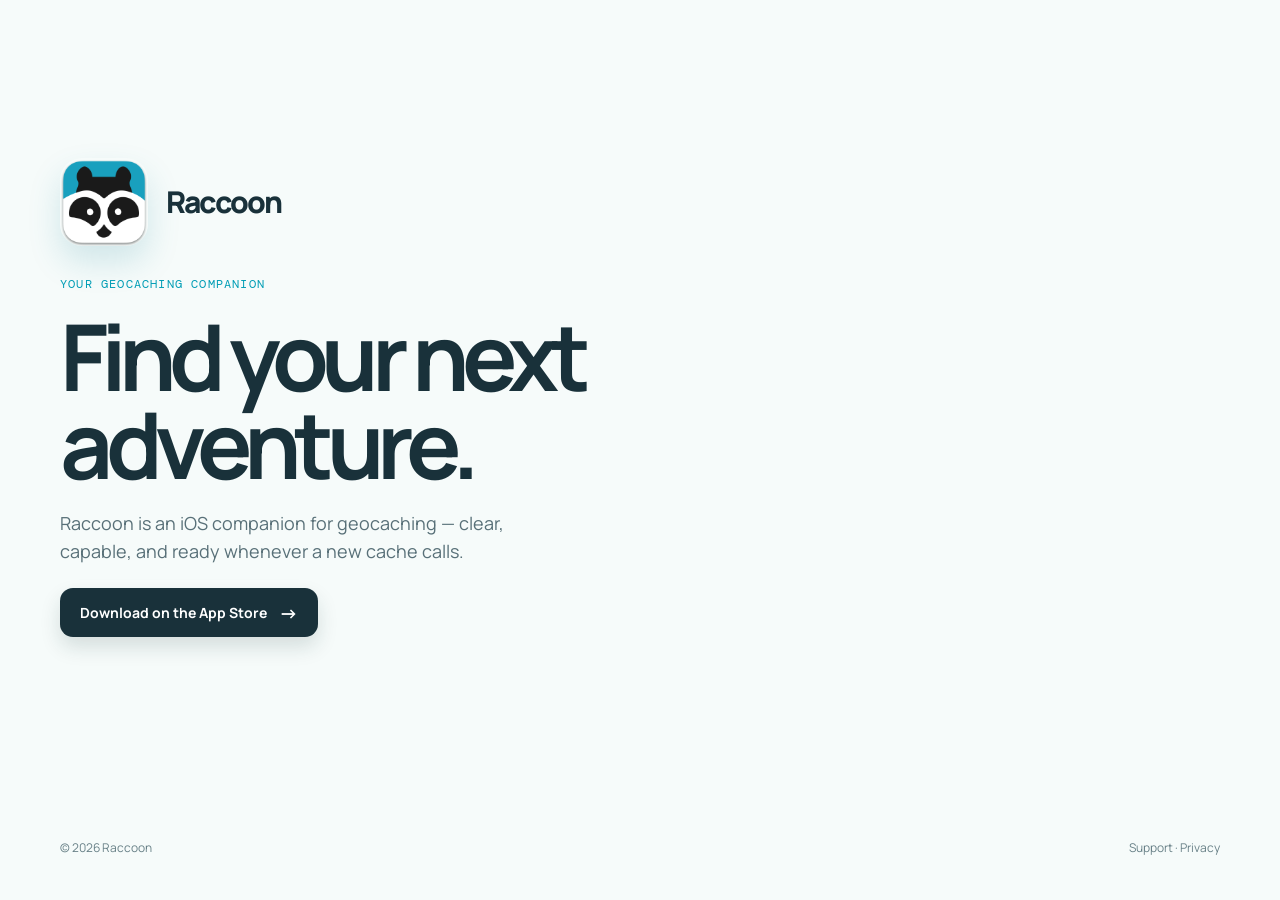
<file: Website/index.html>
<!doctype html>
<html lang="en">
<head>
  <meta charset="utf-8">
  <meta name="viewport" content="width=device-width, initial-scale=1">
  <meta name="description" content="Raccoon — your geocaching companion for iOS.">
  <title>Raccoon — Geocaching Tool</title>
  <link rel="icon" type="image/svg+xml" href="favicon.svg">
  <link rel="stylesheet" href="main.css">
</head>
<body>
  <main class="hero">
    <section class="copy">
      <div class="product-mark">
        <img class="app-icon" src="logo.png" alt="Raccoon app icon">
        <span class="product-name">Raccoon</span>
      </div>
      <div class="eyebrow">Your Geocaching Companion</div>
      <h1>Find your next adventure.</h1>
      <p>Raccoon is an iOS companion for geocaching — clear, capable, and ready whenever a new cache calls.</p>
      <a class="button" href="https://apps.apple.com/us/app/raccoon-geocaching-tool/id424398764">Download on the App Store <span class="arrow">→</span></a>
    </section>
  </main>
  <footer>
    <span>© 2026 Raccoon</span>
    <span><a href="mailto:raccoon@helmsdeep.at">Support</a> · <a href="privacy.html">Privacy</a></span>
  </footer>
</body>
</html>
</file>
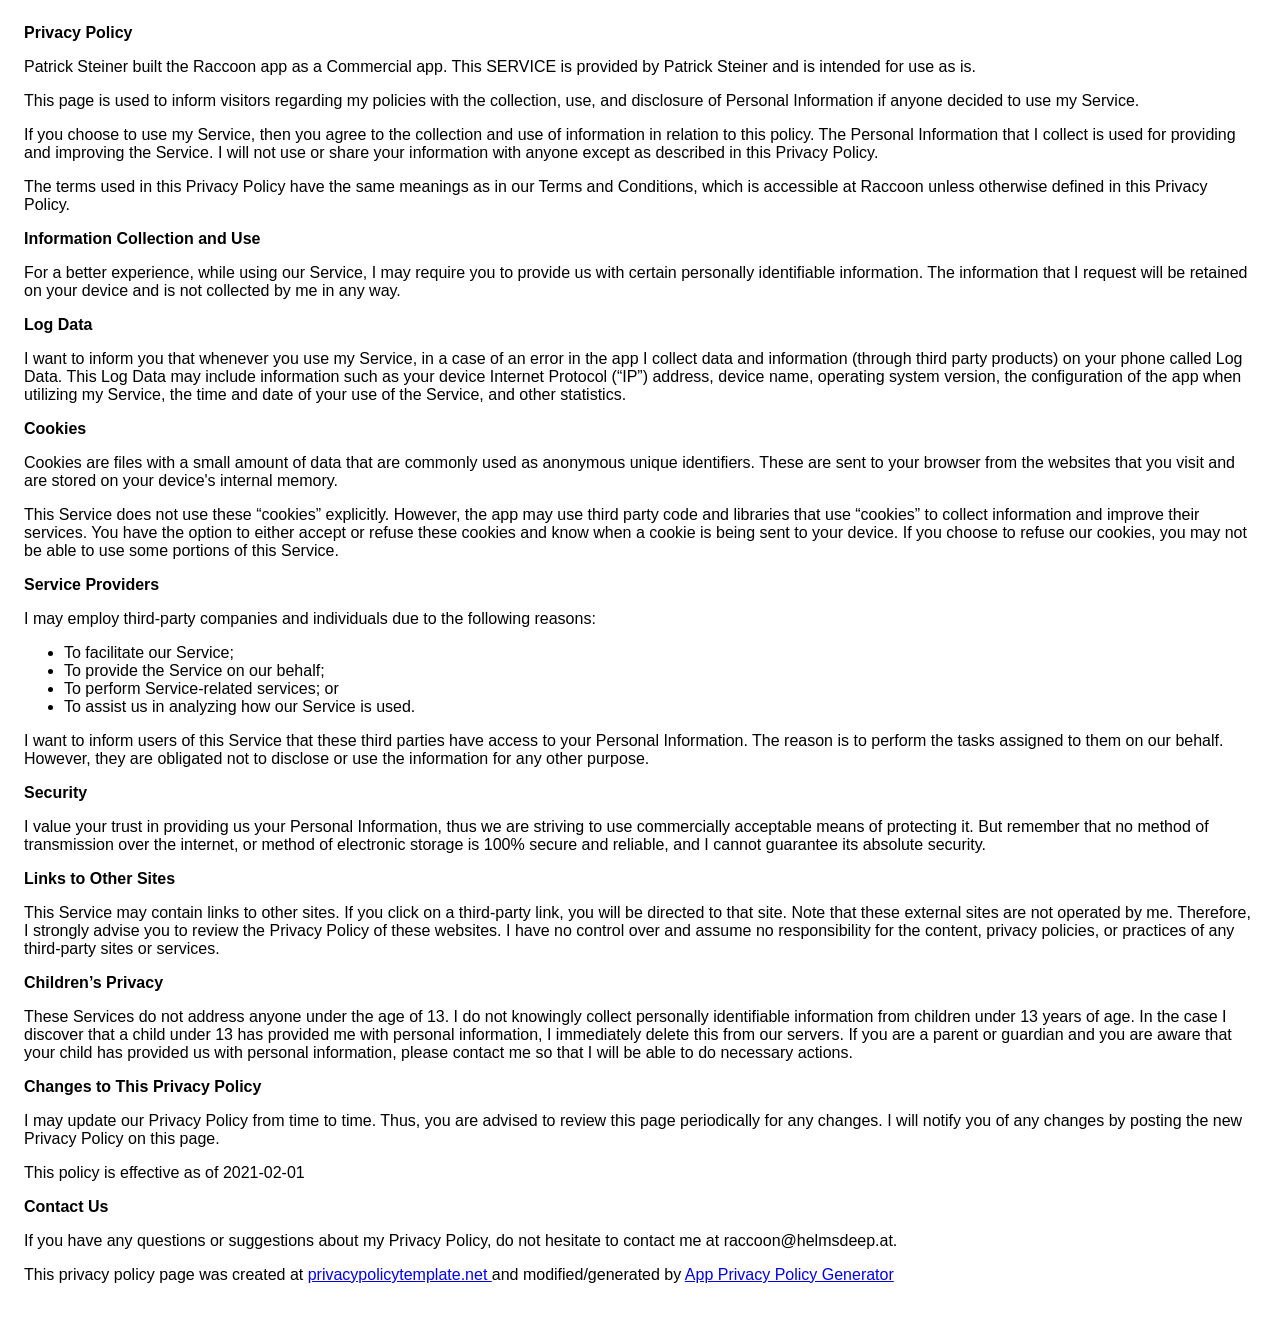
<file: privacy.html>
<!DOCTYPE html>
    <html>
    <head>
      <meta charset='utf-8'>
      <meta name='viewport' content='width=device-width'>
      <title>Privacy Policy</title>
      <style> body { font-family: 'Helvetica Neue', Helvetica, Arial, sans-serif; padding:1em; } </style>
    </head>
    <body>
    <strong>Privacy Policy</strong> <p>
                  Patrick Steiner built the Raccoon app as
                  a Commercial app. This SERVICE is provided by
                  Patrick Steiner  and is intended for use as
                  is.
                </p> <p>
                  This page is used to inform visitors regarding my
                  policies with the collection, use, and disclosure of Personal
                  Information if anyone decided to use my Service.
                </p> <p>
                  If you choose to use my Service, then you agree to
                  the collection and use of information in relation to this
                  policy. The Personal Information that I collect is
                  used for providing and improving the Service. I will not use or share your information with
                  anyone except as described in this Privacy Policy.
                </p> <p>
                  The terms used in this Privacy Policy have the same meanings
                  as in our Terms and Conditions, which is accessible at
                  Raccoon unless otherwise defined in this Privacy Policy.
                </p> <p><strong>Information Collection and Use</strong></p> <p>
                  For a better experience, while using our Service, I
                  may require you to provide us with certain personally
                  identifiable information. The information that
                  I request will be retained on your device and is not collected by me in any way.
                </p> <!----> <p><strong>Log Data</strong></p> <p>
                  I want to inform you that whenever you
                  use my Service, in a case of an error in the app
                  I collect data and information (through third party
                  products) on your phone called Log Data. This Log Data may
                  include information such as your device Internet Protocol
                  (“IP”) address, device name, operating system version, the
                  configuration of the app when utilizing my Service,
                  the time and date of your use of the Service, and other
                  statistics.
                </p> <p><strong>Cookies</strong></p> <p>
                  Cookies are files with a small amount of data that are
                  commonly used as anonymous unique identifiers. These are sent
                  to your browser from the websites that you visit and are
                  stored on your device's internal memory.
                </p> <p>
                  This Service does not use these “cookies” explicitly. However,
                  the app may use third party code and libraries that use
                  “cookies” to collect information and improve their services.
                  You have the option to either accept or refuse these cookies
                  and know when a cookie is being sent to your device. If you
                  choose to refuse our cookies, you may not be able to use some
                  portions of this Service.
                </p> <p><strong>Service Providers</strong></p> <p>
                  I may employ third-party companies and
                  individuals due to the following reasons:
                </p> <ul><li>To facilitate our Service;</li> <li>To provide the Service on our behalf;</li> <li>To perform Service-related services; or</li> <li>To assist us in analyzing how our Service is used.</li></ul> <p>
                  I want to inform users of this Service
                  that these third parties have access to your Personal
                  Information. The reason is to perform the tasks assigned to
                  them on our behalf. However, they are obligated not to
                  disclose or use the information for any other purpose.
                </p> <p><strong>Security</strong></p> <p>
                  I value your trust in providing us your
                  Personal Information, thus we are striving to use commercially
                  acceptable means of protecting it. But remember that no method
                  of transmission over the internet, or method of electronic
                  storage is 100% secure and reliable, and I cannot
                  guarantee its absolute security.
                </p> <p><strong>Links to Other Sites</strong></p> <p>
                  This Service may contain links to other sites. If you click on
                  a third-party link, you will be directed to that site. Note
                  that these external sites are not operated by me.
                  Therefore, I strongly advise you to review the
                  Privacy Policy of these websites. I have
                  no control over and assume no responsibility for the content,
                  privacy policies, or practices of any third-party sites or
                  services.
                </p> <p><strong>Children’s Privacy</strong></p> <p>
                  These Services do not address anyone under the age of 13.
                  I do not knowingly collect personally
                  identifiable information from children under 13 years of age. In the case
                  I discover that a child under 13 has provided
                  me with personal information, I immediately
                  delete this from our servers. If you are a parent or guardian
                  and you are aware that your child has provided us with
                  personal information, please contact me so that
                  I will be able to do necessary actions.
                </p> <p><strong>Changes to This Privacy Policy</strong></p> <p>
                  I may update our Privacy Policy from
                  time to time. Thus, you are advised to review this page
                  periodically for any changes. I will
                  notify you of any changes by posting the new Privacy Policy on
                  this page.
                </p> <p>This policy is effective as of 2021-02-01</p> <p><strong>Contact Us</strong></p> <p>
                  If you have any questions or suggestions about my
                  Privacy Policy, do not hesitate to contact me at raccoon@helmsdeep.at.
                </p> <p>This privacy policy page was created at <a href="https://privacypolicytemplate.net" target="_blank" rel="noopener noreferrer">privacypolicytemplate.net </a>and modified/generated by <a href="https://app-privacy-policy-generator.nisrulz.com/" target="_blank" rel="noopener noreferrer">App Privacy Policy Generator</a></p>
    </body>
    </html>
</file>
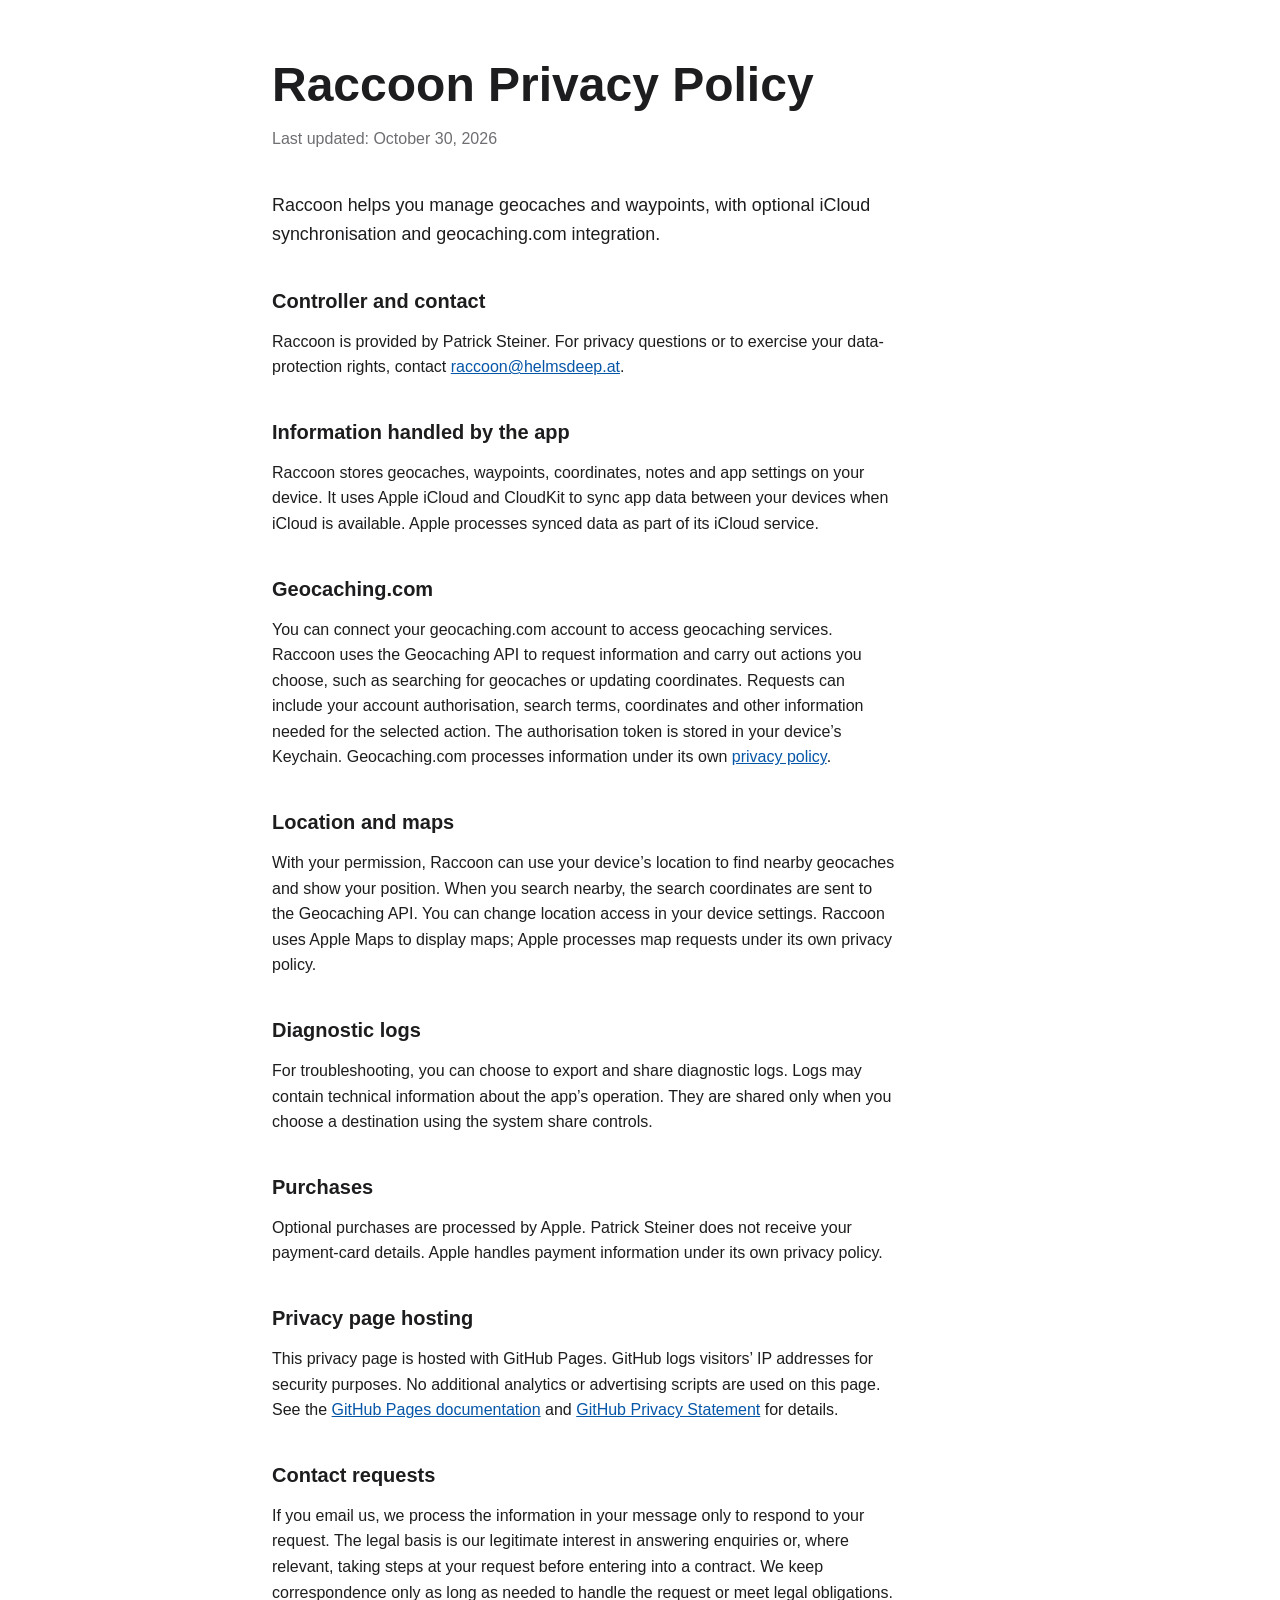
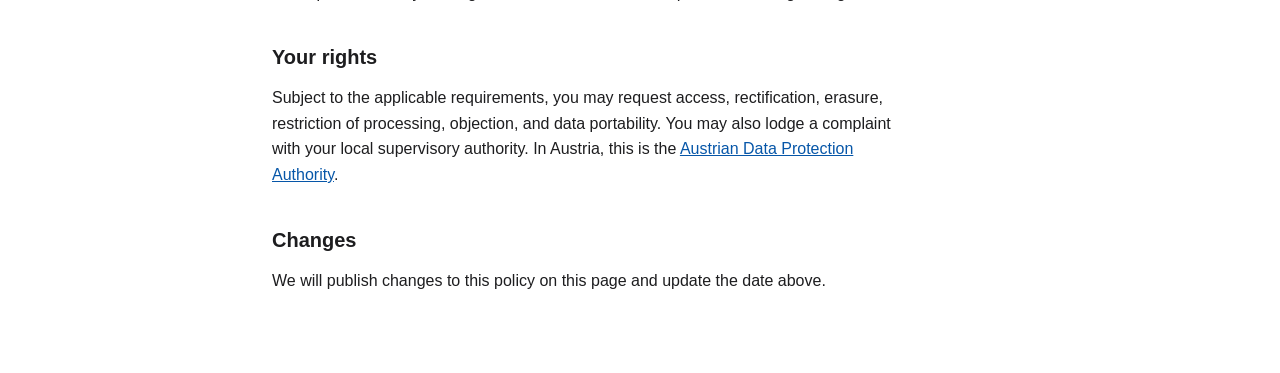
<file: Website/privacy.html>
<!doctype html>
<html lang="en">
  <head>
    <meta charset="utf-8">
    <meta name="viewport" content="width=device-width, initial-scale=1">
    <meta name="description" content="Privacy policy for Raccoon.">
    <title>Raccoon Privacy Policy</title>
    <style>
      :root { color-scheme: light; font-family: -apple-system, BlinkMacSystemFont, "Segoe UI", sans-serif; color: #1d1d1f; background: #fff; }
      * { box-sizing: border-box; }
      body { margin: 0; line-height: 1.6; }
      main { width: min(100% - 2rem, 46rem); margin: 0 auto; padding: 3.5rem 0 4rem; }
      h1, h2 { line-height: 1.2; }
      h1 { margin: 0; font-size: clamp(2rem, 6vw, 3rem); }
      h2 { margin: 2.5rem 0 .75rem; font-size: 1.25rem; }
      p { max-width: 70ch; }
      a { color: #0656a8; }
      .meta { margin: .75rem 0 2.5rem; color: #6e6e73; }
      .summary { font-size: 1.12rem; }
    </style>
  </head>
  <body>
    <main>
      <h1>Raccoon Privacy Policy</h1>
      <p class="meta">Last updated: October 30, 2026</p>
      <p class="summary">Raccoon helps you manage geocaches and waypoints, with optional iCloud synchronisation and geocaching.com integration.</p>

      <h2>Controller and contact</h2>
      <p>Raccoon is provided by Patrick Steiner. For privacy questions or to exercise your data-protection rights, contact <a href="mailto:raccoon@helmsdeep.at">raccoon@helmsdeep.at</a>.</p>

      <h2>Information handled by the app</h2>
      <p>Raccoon stores geocaches, waypoints, coordinates, notes and app settings on your device. It uses Apple iCloud and CloudKit to sync app data between your devices when iCloud is available. Apple processes synced data as part of its iCloud service.</p>

      <h2>Geocaching.com</h2>
      <p>You can connect your geocaching.com account to access geocaching services. Raccoon uses the Geocaching API to request information and carry out actions you choose, such as searching for geocaches or updating coordinates. Requests can include your account authorisation, search terms, coordinates and other information needed for the selected action. The authorisation token is stored in your device’s Keychain. Geocaching.com processes information under its own <a href="https://www.geocaching.com/about/privacypolicy.aspx">privacy policy</a>.</p>

      <h2>Location and maps</h2>
      <p>With your permission, Raccoon can use your device’s location to find nearby geocaches and show your position. When you search nearby, the search coordinates are sent to the Geocaching API. You can change location access in your device settings. Raccoon uses Apple Maps to display maps; Apple processes map requests under its own privacy policy.</p>

      <h2>Diagnostic logs</h2>
      <p>For troubleshooting, you can choose to export and share diagnostic logs. Logs may contain technical information about the app’s operation. They are shared only when you choose a destination using the system share controls.</p>

      <h2>Purchases</h2>
      <p>Optional purchases are processed by Apple. Patrick Steiner does not receive your payment-card details. Apple handles payment information under its own privacy policy.</p>

      <h2>Privacy page hosting</h2>
      <p>This privacy page is hosted with GitHub Pages. GitHub logs visitors’ IP addresses for security purposes. No additional analytics or advertising scripts are used on this page. See the <a href="https://docs.github.com/en/pages/getting-started-with-github-pages/what-is-github-pages">GitHub Pages documentation</a> and <a href="https://docs.github.com/en/site-policy/privacy-policies/github-general-privacy-statement">GitHub Privacy Statement</a> for details.</p>

      <h2>Contact requests</h2>
      <p>If you email us, we process the information in your message only to respond to your request. The legal basis is our legitimate interest in answering enquiries or, where relevant, taking steps at your request before entering into a contract. We keep correspondence only as long as needed to handle the request or meet legal obligations.</p>

      <h2>Your rights</h2>
      <p>Subject to the applicable requirements, you may request access, rectification, erasure, restriction of processing, objection, and data portability. You may also lodge a complaint with your local supervisory authority. In Austria, this is the <a href="https://dsb.gv.at/eingabe-an-die-dsb/beschwerde">Austrian Data Protection Authority</a>.</p>

      <h2>Changes</h2>
      <p>We will publish changes to this policy on this page and update the date above.</p>
    </main>
  </body>
</html>
</file>
<file: Website/main.css>
@import url('https://fonts.googleapis.com/css2?family=DM+Mono&family=Manrope:wght@400;500;600;700;800&display=swap');

:root { --ink: #19313a; --teal: #009db5; --pale: #f6fbfa; --muted: #587078; }
* { box-sizing: border-box; }
body { min-width: 320px; margin: 0; color: var(--ink); background: var(--pale); font-family: Manrope, system-ui, sans-serif; }
a { text-decoration: none; }

.hero { display: flex; align-items: center; width: min(1160px, calc(100% - 48px)); min-height: calc(100vh - 61px); margin: 0 auto; padding: 52px 0 96px; }
.copy { max-width: 780px; }
.product-mark { display: flex; align-items: center; gap: 18px; margin-bottom: 30px; }
.app-icon { width: 88px; height: 88px; border-radius: 22px; box-shadow: 0 16px 32px #16839b2b; }
.product-name { font-size: 30px; font-weight: 800; letter-spacing: -.06em; }
.eyebrow { color: var(--teal); font: 12px 'DM Mono', monospace; letter-spacing: .1em; text-transform: uppercase; }
h1 { max-width: 740px; margin: 20px 0; font-size: clamp(52px, 7.2vw, 100px); line-height: .96; letter-spacing: -.08em; }
p { max-width: 500px; margin: 0; color: var(--muted); font-size: 18px; line-height: 1.6; }
.button { display: inline-flex; align-items: center; gap: 12px; margin-top: 22px; padding: 15px 20px; border-radius: 13px; color: white; background: var(--ink); box-shadow: 0 10px 20px #16343a25; font-size: 14px; font-weight: 700; transition: transform .2s ease, background .2s ease; }
.button:hover { background: var(--teal); transform: translateY(-2px); }
.arrow { font-size: 19px; line-height: 0; }
footer { display: flex; justify-content: space-between; width: min(1160px, calc(100% - 48px)); margin: 0 auto; padding-bottom: 25px; color: #688087; font-size: 12px; }
footer a { color: inherit; }
footer a:hover { color: var(--teal); }

@media (max-width: 750px) {
  .hero, footer { width: min(100% - 34px, 600px); }
  .hero { min-height: calc(100vh - 70px); padding-top: 30px; }
  .product-mark { gap: 14px; margin-bottom: 24px; }
  .app-icon { width: 76px; height: 76px; border-radius: 19px; }
  .product-name { font-size: 26px; }
  h1 { font-size: 55px; }
  footer { flex-wrap: wrap; gap: 10px; }
}
</file>
